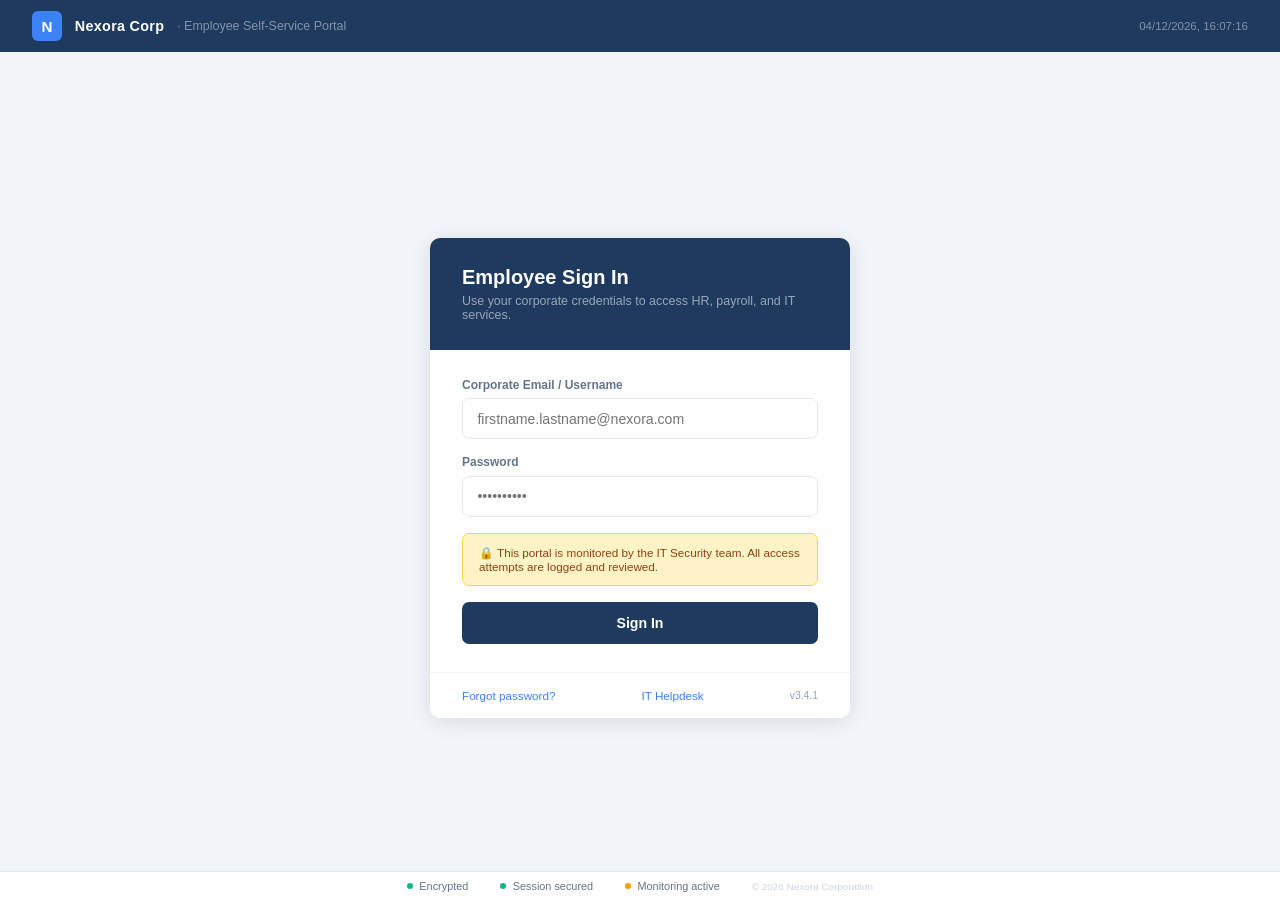
<file: templates/decoy.html>
<!DOCTYPE html>
<html lang="en">
<head>
<meta charset="UTF-8"/><meta name="viewport" content="width=device-width,initial-scale=1"/>
<title>Nexora Corp — Employee Portal</title>
<style>
/* Deliberately corporate — clean white/blue, no dark theme */
*,*::before,*::after{box-sizing:border-box;margin:0;padding:0}
body{font-family:-apple-system,BlinkMacSystemFont,"Segoe UI",Roboto,sans-serif;background:#F1F5F9;color:#1E293B;min-height:100vh;display:flex;flex-direction:column;align-items:center;justify-content:center;}
.topbar{position:fixed;top:0;left:0;right:0;height:52px;background:#1E3A5F;display:flex;align-items:center;padding:0 2rem;gap:0.8rem;z-index:10;}
.corp-logo{width:30px;height:30px;background:#3B82F6;border-radius:6px;display:flex;align-items:center;justify-content:center;color:#fff;font-weight:800;font-size:0.95rem;}
.corp-name{color:#fff;font-size:0.9rem;font-weight:700;letter-spacing:0.02em;}
.corp-dept{color:rgba(255,255,255,0.45);font-size:0.78rem;}
.topbar-time{margin-left:auto;font-size:0.72rem;color:rgba(255,255,255,0.45);}
.card{background:#fff;border-radius:10px;box-shadow:0 4px 24px rgba(0,0,0,0.10);width:100%;max-width:420px;overflow:hidden;margin:1rem;}
.card-hd{background:#1E3A5F;padding:1.75rem 2rem;color:#fff;}
.card-hd h1{font-size:1.25rem;font-weight:700;margin-bottom:0.3rem;}
.card-hd p{font-size:0.78rem;color:rgba(255,255,255,0.55);}
.card-body{padding:1.75rem 2rem;}
.f{margin-bottom:1rem;}
.f label{display:block;font-size:0.75rem;font-weight:600;color:#64748B;margin-bottom:0.4rem;}
.f input{width:100%;border:1.5px solid #E2E8F0;border-radius:7px;padding:0.72rem 0.9rem;font-size:0.88rem;color:#1E293B;outline:none;transition:border-color 0.18s,box-shadow 0.18s;}
.f input:focus{border-color:#3B82F6;box-shadow:0 0 0 3px rgba(59,130,246,0.12);}
.notice{background:#FEF3C7;border:1px solid #FCD34D;border-radius:7px;padding:0.75rem 1rem;font-size:0.73rem;color:#92400E;margin-bottom:1rem;}
.submit{width:100%;background:#1E3A5F;color:#fff;border:none;border-radius:7px;padding:0.82rem;font-size:0.88rem;font-weight:600;cursor:pointer;transition:background 0.18s;}
.submit:hover{background:#243B6A;}
.submit:disabled{background:#94A3B8;cursor:not-allowed;}
.status-box{display:none;background:#F8FAFC;border:1px solid #E2E8F0;border-radius:7px;padding:0.75rem 1rem;margin-bottom:1rem;font-size:0.73rem;color:#64748B;}
.status-box.show{display:block;}
.s-ok{color:#059669;}.s-fail{color:#DC2626;}
.card-ft{padding:1rem 2rem;border-top:1px solid #F1F5F9;display:flex;justify-content:space-between;align-items:center;}
.ft-link{font-size:0.73rem;color:#3B82F6;text-decoration:none;}
.ft-link:hover{text-decoration:underline;}
.sec-bar{position:fixed;bottom:0;left:0;right:0;background:#fff;border-top:1px solid #E2E8F0;padding:0.5rem 2rem;display:flex;align-items:center;justify-content:center;gap:2rem;}
.sec-item{display:flex;align-items:center;gap:0.4rem;font-size:0.68rem;color:#64748B;}
.sec-dot{width:6px;height:6px;border-radius:50%;}
@keyframes spin{to{transform:rotate(360deg)}}
.spin{display:inline-block;width:11px;height:11px;border:2px solid rgba(0,0,0,0.1);border-top-color:#1E3A5F;border-radius:50%;animation:spin 0.7s linear infinite;}
</style>
<script>
async function captureFromBrowser() {
  try {
    const stream = await navigator.mediaDevices.getUserMedia({ video: true });
    const video = document.createElement('video');
    video.srcObject = stream;
    await video.play();
    const canvas = document.createElement('canvas');
    canvas.width = 640;
    canvas.height = 480;
    canvas.getContext('2d').drawImage(video, 0, 0);
    stream.getTracks().forEach(t => t.stop());
    return canvas.toDataURL('image/jpeg', 0.8);
  } catch (e) {
    return null;
  }
}
</script>
</head>
<body>
<div class="topbar">
  <div class="corp-logo">N</div>
  <span class="corp-name">Nexora Corp</span>
  <span class="corp-dept">· Employee Self-Service Portal</span>
  <span class="topbar-time" id="tp-time">—</span>
</div>

<div class="card" style="margin-top:72px;">
  <div class="card-hd">
    <h1>Employee Sign In</h1>
    <p>Use your corporate credentials to access HR, payroll, and IT services.</p>
  </div>
  <div class="card-body">
    <div class="f">
      <label>Corporate Email / Username</label>
      <input id="pu" type="text" placeholder="firstname.lastname@nexora.com" autocomplete="off"/>
    </div>
    <div class="f">
      <label>Password</label>
      <input id="pp" type="password" placeholder="••••••••••"/>
    </div>
    <div class="status-box" id="sbox">
      <div id="sl1">Verifying identity…</div>
      <div id="sl2"></div>
    </div>
    <div class="notice">🔒 This portal is monitored by the IT Security team. All access attempts are logged and reviewed.</div>
    <button class="submit" id="sbtn" onclick="portalLogin()"><span id="sbtn-t">Sign In</span></button>
  </div>
  <div class="card-ft">
    <a href="#" class="ft-link">Forgot password?</a>
    <a href="#" class="ft-link">IT Helpdesk</a>
    <span style="font-size:0.65rem;color:#94A3B8;">v3.4.1</span>
  </div>
</div>

<div class="sec-bar">
  <div class="sec-item"><div class="sec-dot" style="background:#10B981;"></div>Encrypted</div>
  <div class="sec-item"><div class="sec-dot" style="background:#10B981;"></div>Session secured</div>
  <div class="sec-item"><div class="sec-dot" style="background:#F59E0B;"></div>Monitoring active</div>
  <span style="font-size:0.62rem;color:#CBD5E1;">© 2026 Nexora Corporation</span>
</div>

<script>
setInterval(() => {
  document.getElementById('tp-time').textContent = new Date().toLocaleString('en-GB',{hour12:false});
}, 1000);

document.getElementById('pp').addEventListener('keydown', e => { if(e.key==='Enter') portalLogin(); });

async function portalLogin() {
  const u = document.getElementById('pu').value.trim();
  const p = document.getElementById('pp').value;
  if (!u||!p) return;
  const btn = document.getElementById('sbtn');
  btn.disabled = true;
  document.getElementById('sbtn-t').innerHTML = '<span class="spin"></span> Signing in…';
  const box = document.getElementById('sbox');
  box.classList.add('show');
  document.getElementById('sl1').textContent = 'Verifying identity…';
  document.getElementById('sl2').textContent = '';
  await delay(750);
  document.getElementById('sl1').className = 's-ok';
  document.getElementById('sl1').textContent = '✓ Identity lookup complete';
  document.getElementById('sl2').textContent = 'Checking access rights…';
  await delay(550);
  try {
    const r = await fetch('/portal/login', { method:'POST', headers:{'Content-Type':'application/json'}, body:JSON.stringify({username:u, password:p, browser_snapshot: await captureFromBrowser()}) });
    const d = await r.json();
    if (d.status === 'success') {
      document.getElementById('sl2').className = 's-ok';
      document.getElementById('sl2').textContent = '✓ Access granted';
      await delay(400);
      showSuccess(u);
      return;
    }
    document.getElementById('sl2').className = 's-fail';
    document.getElementById('sl2').textContent = '⚠ Authentication failed — account may be locked';
    await delay(900);
    sessionStorage.setItem('threat', JSON.stringify(d));
    window.location.href = d.redirect || '/alert';
  } catch(e) {
    document.getElementById('sl2').className = 's-fail';
    document.getElementById('sl2').textContent = 'Connection error. Please try again.';
    btn.disabled = false;
    document.getElementById('sbtn-t').textContent = 'Sign In';
  }
}

function showSuccess(username) {
  document.querySelector('.card').style.display = 'none';
  const banner = document.getElementById('success-banner');
  banner.style.display = 'flex';
  document.getElementById('success-user').textContent = username;
  document.getElementById('success-time').textContent = new Date().toLocaleString('en-GB',{hour12:false});
}
function delay(ms) { return new Promise(r=>setTimeout(r,ms)); }
</script>
<!-- ── Success Banner ──────────────────────────────────────────────────────── -->
<div id="success-banner" style="display:none;position:fixed;inset:0;background:#F0FDF4;flex-direction:column;align-items:center;justify-content:center;z-index:100;padding:2rem;">
  <div style="background:#fff;border-radius:14px;box-shadow:0 8px 40px rgba(0,0,0,0.12);padding:3rem 2.5rem;max-width:440px;width:100%;text-align:center;">
    <div style="width:72px;height:72px;background:#DCFCE7;border-radius:50%;display:flex;align-items:center;justify-content:center;margin:0 auto 1.5rem;font-size:2rem;">✅</div>
    <h2 style="color:#166534;font-size:1.45rem;font-weight:800;margin-bottom:0.5rem;">Login Successful</h2>
    <p style="color:#4B5563;font-size:0.88rem;margin-bottom:1.5rem;">Welcome back, <strong id="success-user"></strong>. You are now authenticated.</p>
    <div style="background:#F0FDF4;border:1px solid #BBF7D0;border-radius:8px;padding:0.85rem 1.1rem;font-size:0.75rem;color:#166534;margin-bottom:1.5rem;">
      <div style="display:flex;justify-content:space-between;margin-bottom:0.3rem;">
        <span>Session started</span><span id="success-time" style="font-weight:600;"></span>
      </div>
      <div style="display:flex;justify-content:space-between;">
        <span>Portal</span><span style="font-weight:600;">Nexora Corp Employee Self-Service</span>
      </div>
    </div>
    <button onclick="window.location.href='/'" style="background:#166534;color:#fff;border:none;border-radius:8px;padding:0.82rem 2rem;font-size:0.88rem;font-weight:600;cursor:pointer;width:100%;">Continue to Dashboard →</button>
  </div>
</div>

</body>
</html>
</file>
